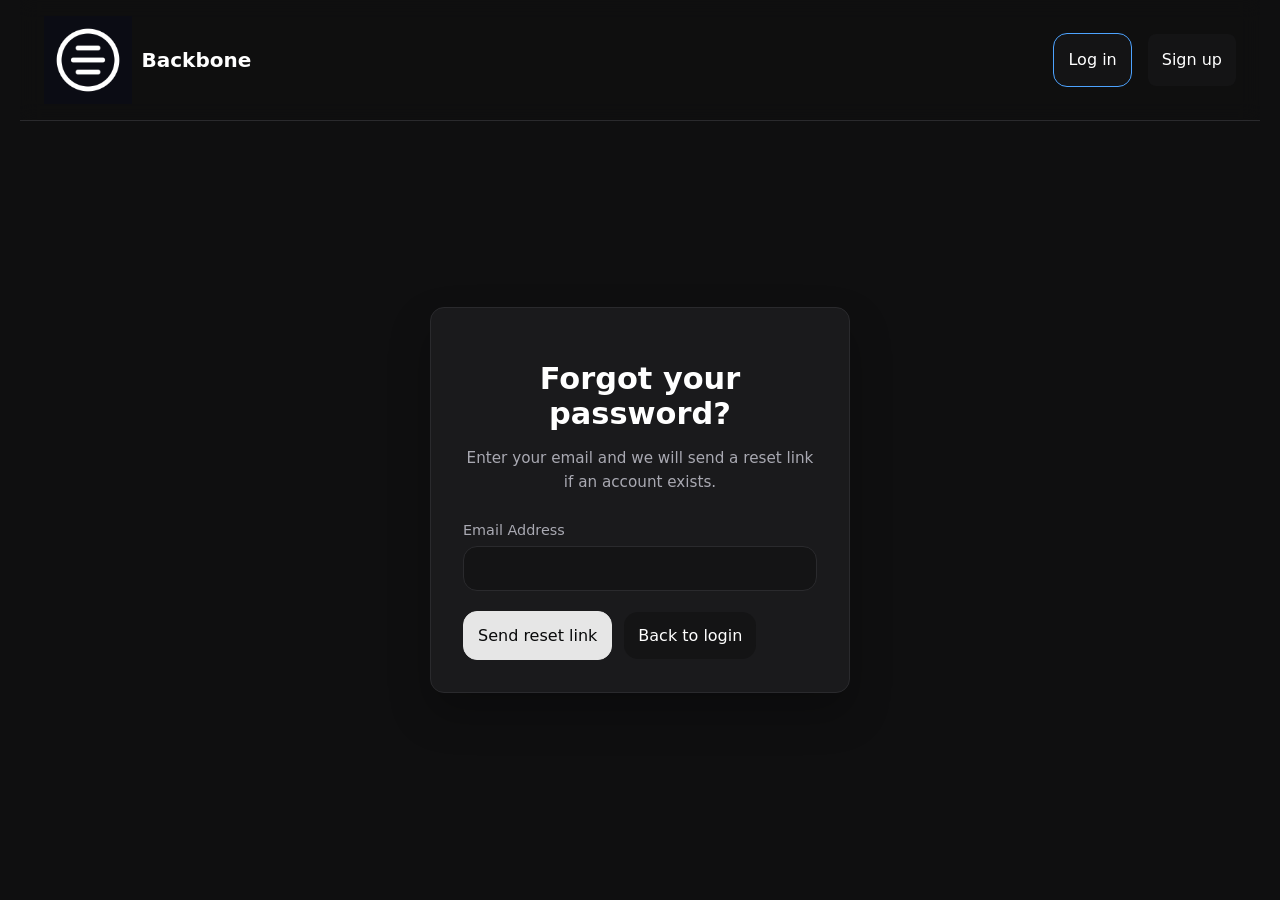
<file: ui/web-actor/src/main/resources/META-INF/resources/forgot-password.html>
<!DOCTYPE html>
<html lang="en">
<head>
    <meta charset="UTF-8">
    <title>Backbone - Forgot password</title>
    <meta name="viewport" content="width=device-width, initial-scale=1.0">
    <link rel="preconnect" href="https://rsms.me">
    <link rel="stylesheet" href="https://rsms.me/inter/inter.css">
    <link rel="stylesheet" href="styles.css">
    <link rel="icon" type="image/x-icon" href="assets/favicon.ico">
</head>

<body>

<script src="config.js"></script>
<script src="auth-utils.js"></script>
<script src="api-client.js"></script>
<script src="actor-session.js"></script>
<script src="common.js"></script>

<div class="container">

    <h1>Forgot your password?</h1>
    <p>Enter your email and we will send a reset link if an account exists.</p>

    <form id="forgotPasswordForm" class="left-align">
        <div class="form-group">
            <label for="emailAddress">Email Address</label>
            <input type="email" id="emailAddress" name="emailAddress" required>
        </div>
        <div class="form-actions">
            <button class="btn" type="submit" id="submitBtn">Send reset link</button>
            <a href="login.html" class="btn btn-cancel">Back to login</a>
        </div>
    </form>

    <div id="loading" class="loading">Sending...</div>
    <div id="error" class="error"></div>
    <div id="success" class="success hidden"></div>

</div>

<script src="forgot-password.js"></script>

</body>
</html>
</file>
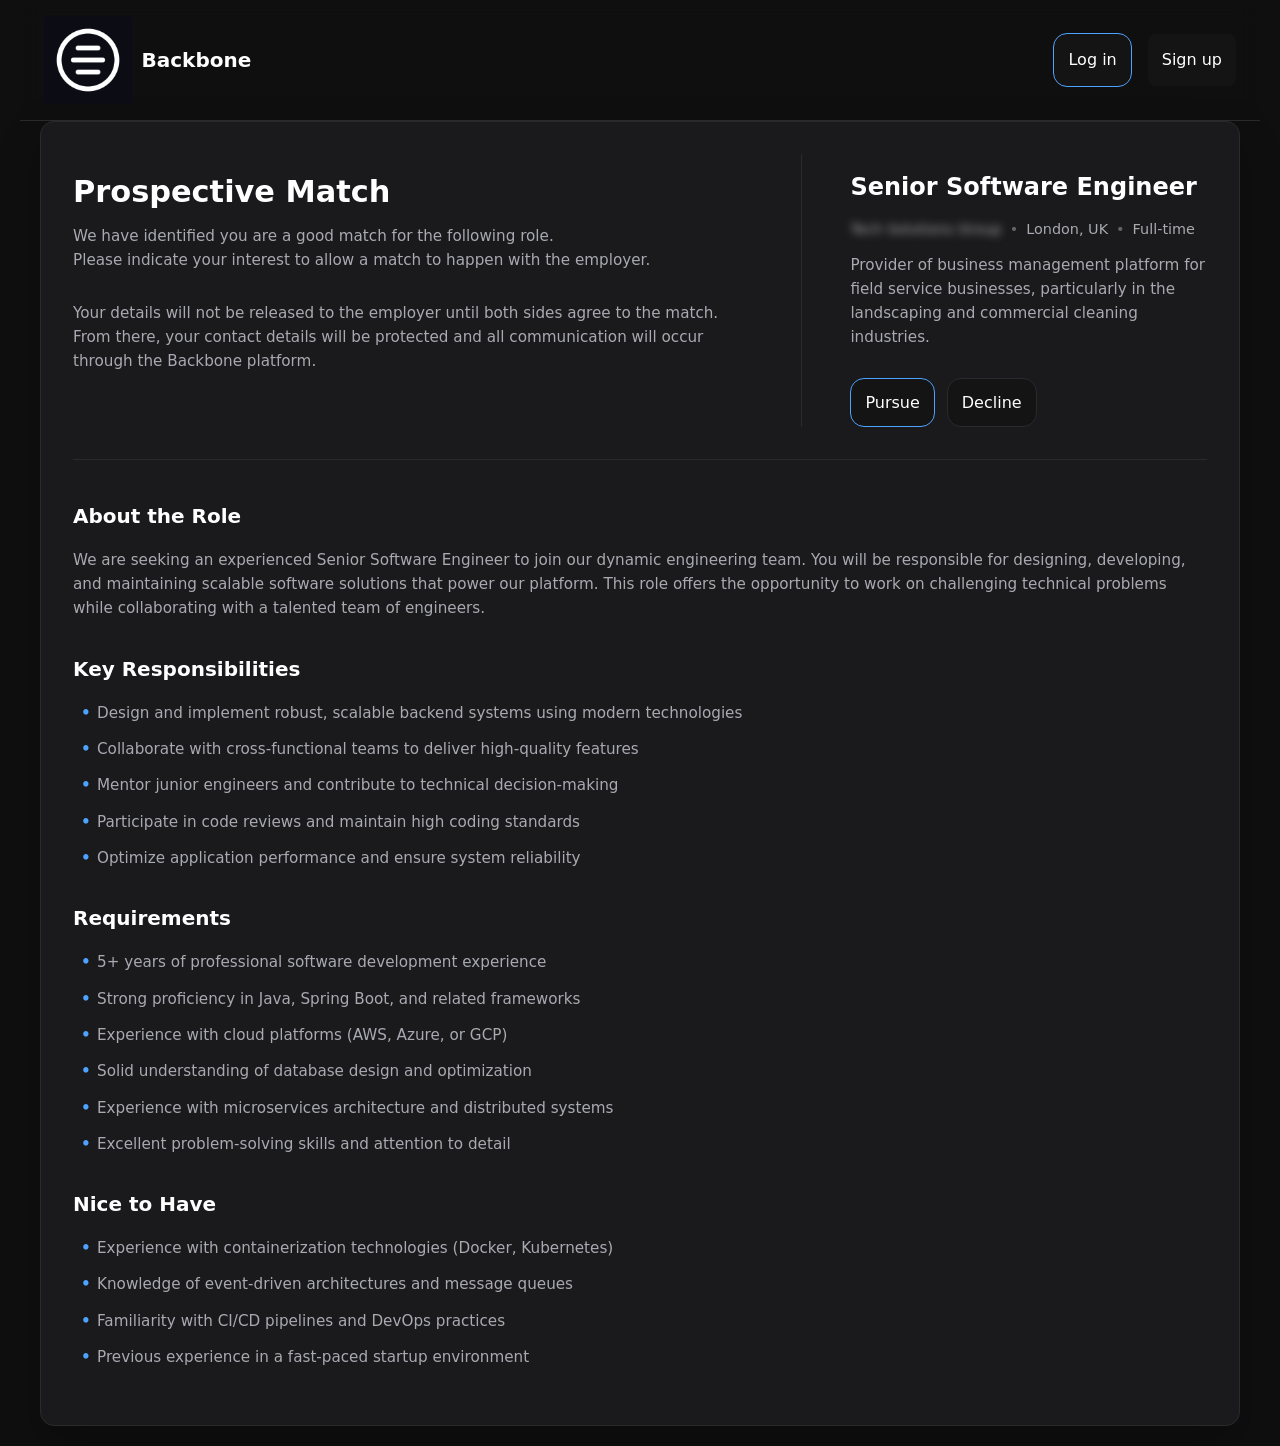
<file: ui/web-actor/src/main/resources/META-INF/resources/match-prospect.html>
<!DOCTYPE html>
<html lang="en">
<head>
    <meta charset="UTF-8">
    <title>Backbone - Prospective Match</title>
    <meta name="viewport" content="width=device-width, initial-scale=1.0">
    <link rel="preconnect" href="https://rsms.me">
    <link rel="stylesheet" href="https://rsms.me/inter/inter.css">
    <link rel="stylesheet" href="styles.css">
    <link rel="icon" type="image/x-icon" href="assets/favicon.ico">
</head>

<body class="dashboard-page">

<script src="config.js"></script>
<script src="auth-utils.js"></script>
<script src="api-client.js"></script>
<script src="actor-session.js"></script>
<script src="common.js"></script>

<div class="container">

    <div class="match-header">
        <div class="match-header-left">
            <div class="match-header-left-col">
                <h1>Prospective Match</h1>
                <p>We have identified you are a good match for the following role.<br/>Please indicate your interest to allow a match to happen with the employer.</p>
                <p>Your details will not be released to the employer until both sides agree to the match.<br/>From there, your contact details will be protected and all communication will occur<br/>through the Backbone platform.</p>
            </div>
            <div class="divider-vertical"></div>
            <div class="match-header-right-col">
                <h2>Senior Software Engineer</h2>
                <div class="job-meta">
                    <span class="company-name-blurred">Tech Solutions Group</span>
                    <span class="job-separator">•</span>
                    <span class="job-location">London, UK</span>
                    <span class="job-separator">•</span>
                    <span class="job-type">Full-time</span>
                </div>
                <p>Provider of business management platform for field service businesses, particularly in the landscaping and commercial cleaning industries.</p>
                <div class="match-actions">
                    <button class="btn btn-pursue" type="button">Pursue</button>
                    <button class="btn btn-decline" type="button">Decline</button>
                </div>
            </div>
        </div>
    </div>

    <div class="job-description">
        <div class="job-content">
            <h3>About the Role</h3>
            <p>We are seeking an experienced Senior Software Engineer to join our dynamic engineering team. You will be responsible for designing, developing, and maintaining scalable software solutions that power our platform. This role offers the opportunity to work on challenging technical problems while collaborating with a talented team of engineers.</p>

            <h3>Key Responsibilities</h3>
            <ul>
                <li>Design and implement robust, scalable backend systems using modern technologies</li>
                <li>Collaborate with cross-functional teams to deliver high-quality features</li>
                <li>Mentor junior engineers and contribute to technical decision-making</li>
                <li>Participate in code reviews and maintain high coding standards</li>
                <li>Optimize application performance and ensure system reliability</li>
            </ul>

            <h3>Requirements</h3>
            <ul>
                <li>5+ years of professional software development experience</li>
                <li>Strong proficiency in Java, Spring Boot, and related frameworks</li>
                <li>Experience with cloud platforms (AWS, Azure, or GCP)</li>
                <li>Solid understanding of database design and optimization</li>
                <li>Experience with microservices architecture and distributed systems</li>
                <li>Excellent problem-solving skills and attention to detail</li>
            </ul>

            <h3>Nice to Have</h3>
            <ul>
                <li>Experience with containerization technologies (Docker, Kubernetes)</li>
                <li>Knowledge of event-driven architectures and message queues</li>
                <li>Familiarity with CI/CD pipelines and DevOps practices</li>
                <li>Previous experience in a fast-paced startup environment</li>
            </ul>
        </div>
    </div>

</div>

</body>
</html>
</file>
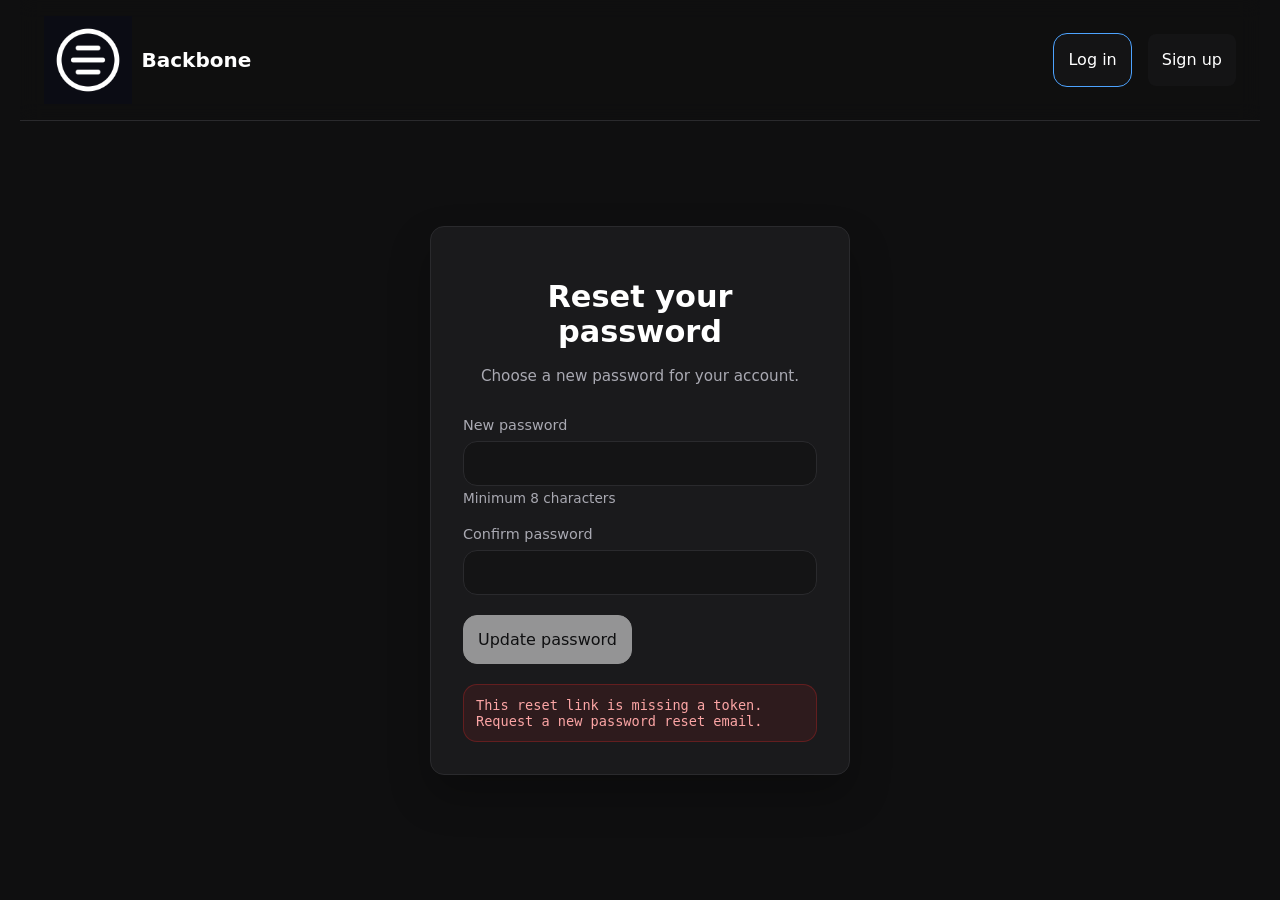
<file: ui/web-actor/src/main/resources/META-INF/resources/reset-password.html>
<!DOCTYPE html>
<html lang="en">
<head>
    <meta charset="UTF-8">
    <title>Backbone - Reset password</title>
    <meta name="viewport" content="width=device-width, initial-scale=1.0">
    <link rel="preconnect" href="https://rsms.me">
    <link rel="stylesheet" href="https://rsms.me/inter/inter.css">
    <link rel="stylesheet" href="styles.css">
    <link rel="icon" type="image/x-icon" href="assets/favicon.ico">
</head>

<body>

<script src="config.js"></script>
<script src="auth-utils.js"></script>
<script src="api-client.js"></script>
<script src="actor-session.js"></script>
<script src="common.js"></script>

<div class="container">

    <h1>Reset your password</h1>
    <p>Choose a new password for your account.</p>

    <form id="resetPasswordForm" class="left-align">
        <div class="form-group">
            <label for="newPassword">New password</label>
            <input type="password" id="newPassword" name="newPassword" minlength="8" required>
            <small class="help-text">Minimum 8 characters</small>
        </div>
        <div class="form-group">
            <label for="confirmPassword">Confirm password</label>
            <input type="password" id="confirmPassword" name="confirmPassword" minlength="8" required>
        </div>
        <div class="form-actions">
            <button class="btn" type="submit" id="submitBtn">Update password</button>
        </div>
    </form>

    <div id="loading" class="loading">Updating...</div>
    <div id="error" class="error"></div>
    <div id="success" class="success hidden"></div>

</div>

<script src="reset-password.js"></script>

</body>
</html>
</file>
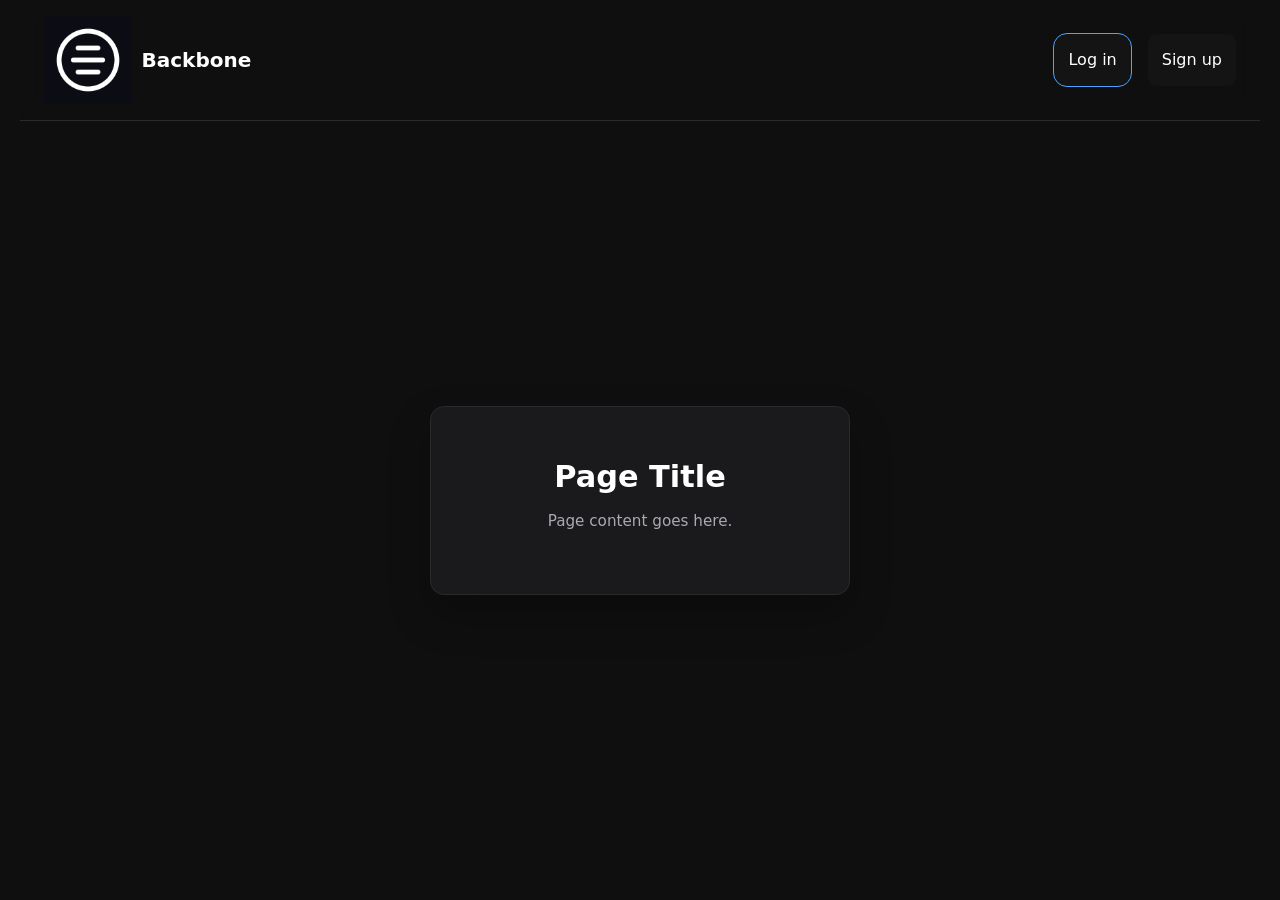
<file: ui/web-actor/src/main/resources/META-INF/resources/template.html>
<!DOCTYPE html>
<html lang="en">
<head>
    <meta charset="UTF-8">
    <title>Backbone - Template</title>
    <meta name="viewport" content="width=device-width, initial-scale=1.0">
    <link rel="preconnect" href="https://rsms.me">
    <link rel="stylesheet" href="https://rsms.me/inter/inter.css">
    <link rel="stylesheet" href="styles.css">
    <link rel="icon" type="image/x-icon" href="assets/favicon.ico">
</head>

<body>

<script src="config.js"></script>
<script src="auth-utils.js"></script>
<script src="api-client.js"></script>
<script src="actor-session.js"></script>
<script src="common.js"></script>

<div class="container">

    <h1>Page Title</h1>
    <p>Page content goes here.</p>

</div>

</body>
</html>
</file>
<file: ui/web-actor/src/main/resources/META-INF/resources/styles.css>
* {
  box-sizing: border-box;
}

:root {
  --bg: #0f0f10;
  --card-bg: #1a1a1c;
  --accent: #4DA3FF;
  --accent-hover: #6BB3FF;
  --border: #2a2a2d;
  --text-main: #ffffff;
  --text-muted: #a9a9b2;
  --radius: 14px;
  --speed: 220ms;
  --input-bg: #141415;
  --error-bg: rgba(220, 38, 38, 0.1);
  --error-border: rgba(220, 38, 38, 0.3);
  --error-text: #fca5a5;
}

body {
  margin: 0;
  background: var(--bg);
  color: var(--text-main);
  font-family: "Inter Variable", "Inter", "SF Pro Display", -apple-system, "system-ui", "Segoe UI", Roboto, Oxygen, Ubuntu, Cantarell, "Open Sans", "Helvetica Neue", sans-serif;
  display: flex;
  flex-direction: column;
  justify-content: center;
  align-items: center;
  min-height: 100vh;
  padding: 20px;
  font-feature-settings: "cv02", "cv03", "cv04", "cv11";
  -webkit-font-smoothing: antialiased;
  -moz-osx-font-smoothing: grayscale;
}

/* When header is present, adjust body layout */
body.has-header {
  padding-top: 0;
  padding-bottom: 20px;
  align-items: center;
  justify-content: flex-start;
}

body.has-header > .header {
  align-self: stretch;
}

body.has-header > .container {
  margin-top: auto;
  margin-bottom: auto;
  flex-shrink: 0;
}

.container {
  width: 100%;
  max-width: 420px;
  padding: 32px;
  background: var(--card-bg);
  border: 1px solid var(--border);
  border-radius: var(--radius);
  box-shadow: 0 20px 40px rgba(0,0,0,0.25);
  animation: fadeIn var(--speed) ease-out;
  text-align: center;
}

h1 {
  font-size: 1.9rem;
  font-weight: 600;
  margin-bottom: 12px;
  font-family: "Inter var", "Inter Variable", "Inter", "SF Pro Display", -apple-system, "system-ui", "Segoe UI", Roboto, Oxygen, Ubuntu, Cantarell, "Open Sans", "Helvetica Neue", sans-serif;
  font-feature-settings: "cv02", "cv03", "cv04", "cv11";
  text-rendering: optimizeLegibility;
  -webkit-font-smoothing: antialiased;
  -moz-osx-font-smoothing: grayscale;
}

p {
  font-size: 0.95rem;
  color: var(--text-muted);
  margin-bottom: 28px;
  line-height: 1.6;
  font-family: "Inter var", "Inter Variable", "Inter", "SF Pro Display", -apple-system, "system-ui", "Segoe UI", Roboto, Oxygen, Ubuntu, Cantarell, "Open Sans", "Helvetica Neue", sans-serif;
  font-weight: 400;
  text-rendering: optimizeLegibility;
  -webkit-font-smoothing: antialiased;
  -moz-osx-font-smoothing: grayscale;
}

/* Button styles */
.btn {
  display: inline-flex;
  width: auto;
  padding: 14px;
  background: rgb(230, 230, 230);
  border: 1px solid rgb(230, 230, 230);
  border-radius: var(--radius);
  color: rgb(8, 9, 10);
  font-size: 1rem;
  font-family: "Inter var", "Inter Variable", "Inter", "SF Pro Display", -apple-system, "system-ui", "Segoe UI", Roboto, Oxygen, Ubuntu, Cantarell, "Open Sans", "Helvetica Neue", sans-serif;
  font-weight: 400;
  cursor: pointer;
  transition: background var(--speed), border-color var(--speed);
  margin-top: 0;
  box-sizing: border-box;
  text-decoration: none;
  text-align: center;
  align-items: center;
  justify-content: center;
  text-rendering: optimizeLegibility;
  -webkit-font-smoothing: antialiased;
  -moz-osx-font-smoothing: grayscale;
}

.btn:hover {
  background: rgb(220, 220, 220);
  border-color: rgb(220, 220, 220);
  transform: none;
}

.btn:active {
  transform: translateY(1px);
}

.btn:disabled {
  opacity: 0.6;
  cursor: not-allowed;
}

/* Form styles */
form {
  display: block;
}

.form-group {
  margin-bottom: 20px;
}

label {
  display: block;
  color: var(--text-muted);
  font-size: 0.9rem;
  margin-bottom: 8px;
  font-family: "Inter var", "Inter Variable", "Inter", "SF Pro Display", -apple-system, "system-ui", "Segoe UI", Roboto, Oxygen, Ubuntu, Cantarell, "Open Sans", "Helvetica Neue", sans-serif;
  font-weight: 400;
}

input[type="text"],
input[type="password"],
input[type="email"],
input[type="tel"] {
  width: 100%;
  padding: 12px;
  background: var(--input-bg);
  border: 1px solid var(--border);
  border-radius: var(--radius);
  color: var(--text-main);
  font-size: 1rem;
  font-family: "Inter var", "Inter Variable", "Inter", "SF Pro Display", -apple-system, "system-ui", "Segoe UI", Roboto, Oxygen, Ubuntu, Cantarell, "Open Sans", "Helvetica Neue", sans-serif;
  font-weight: 400;
  transition: border-color var(--speed);
  box-sizing: border-box;
  text-rendering: optimizeLegibility;
  -webkit-font-smoothing: antialiased;
  -moz-osx-font-smoothing: grayscale;
}

input[type="text"]:focus,
input[type="password"]:focus,
input[type="email"]:focus,
input[type="tel"]:focus {
  outline: none;
  border-color: var(--accent);
}

/* Upload box styles */
.upload-box {
  display: block;
  border: 2px dashed var(--border);
  padding: 26px;
  border-radius: var(--radius);
  cursor: pointer;
  transition: border-color var(--speed), background var(--speed);
  margin-bottom: 20px;
}

.upload-box:hover {
  border-color: var(--accent);
  background: rgba(77, 163, 255, 0.06);
}

input[type="file"] {
  display: none;
}

.file-label {
  display: block;
  color: var(--text-muted);
  font-size: 0.9rem;
}

/* File list display */
.file-list {
  margin-top: 12px;
  margin-bottom: 20px;
  text-align: left;
}

.file-list-item {
  display: flex;
  align-items: center;
  padding: 8px 12px;
  margin-bottom: 6px;
  background: var(--input-bg);
  border: 1px solid var(--border);
  border-radius: var(--radius);
  font-size: 0.9rem;
  color: var(--text-main);
}

.file-list-item:last-child {
  margin-bottom: 0;
}

/* Error display */
.error {
  display: none;
  margin-top: 20px;
  padding: 12px;
  background: var(--error-bg);
  border: 1px solid var(--error-border);
  border-radius: var(--radius);
  color: var(--error-text);
  font-size: 0.85rem;
  white-space: pre-wrap;
  word-wrap: break-word;
  font-family: 'Monaco', 'Menlo', 'Ubuntu Mono', monospace;
  max-height: 300px;
  overflow-y: auto;
  text-align: left;
}

.error.show {
  display: block;
}

/* Success display */
.success {
  display: none;
  margin-top: 20px;
  padding: 12px;
  background: var(--success-bg, #e8f5e9);
  border: 1px solid var(--success-border, #a5d6a7);
  border-radius: var(--radius);
  color: var(--success-text, #1b5e20);
  font-size: 0.85rem;
  text-align: left;
}

.success:not(.hidden) {
  display: block;
}

/* Loading indicator */
.loading {
  display: none;
  margin-top: 20px;
  text-align: center;
  color: var(--text-muted);
}

.htmx-request .loading {
  display: block;
}

.htmx-request button.btn,
.htmx-request .btn {
  opacity: 0.6;
  cursor: not-allowed;
}

/* JSON display */
.json-display {
  background: var(--input-bg);
  padding: 20px;
  border-radius: var(--radius);
  border: 1px solid var(--border);
  font-family: 'Monaco', 'Menlo', 'Ubuntu Mono', monospace;
  font-size: 0.85rem;
  line-height: 1.6;
  color: var(--text-main);
  white-space: pre-wrap;
  word-wrap: break-word;
  overflow-x: auto;
}

/* Match list styles */
.match-list {
  display: flex;
  flex-direction: column;
  gap: 12px;
}

.match-item {
  background: var(--input-bg);
  padding: 16px;
  border-radius: var(--radius);
  border: 1px solid var(--border);
}

.match-item h3 {
  margin: 0 0 8px 0;
  font-size: 1.1rem;
  color: var(--text-main);
  font-family: "Inter var", "Inter Variable", "Inter", "SF Pro Display", -apple-system, "system-ui", "Segoe UI", Roboto, Oxygen, Ubuntu, Cantarell, "Open Sans", "Helvetica Neue", sans-serif;
  font-weight: 600;
}

.match-item .score {
  color: var(--accent);
  font-weight: 600;
}

.result-card {
  background: var(--input-bg);
  padding: 16px;
  border-radius: var(--radius);
  border: 1px solid var(--border);
  margin-bottom: 12px;
}

/* Page-specific body styles */
body.flex-column {
  flex-direction: column;
}

/* Form alignment */
form.left-align {
  text-align: left;
}

/* Results container */
.results-container {
  width: 100%;
  max-width: 900px;
  padding: 32px;
  background: var(--card-bg);
  border: 1px solid var(--border);
  border-radius: var(--radius);
  box-shadow: 0 20px 40px rgba(0,0,0,0.25);
  animation: fadeIn var(--speed) ease-out;
  text-align: left;
  margin-top: 40px;
}

#results {
  text-align: left;
}

/* Toggle switch styles */
.toggle-container {
  display: flex;
  align-items: center;
  justify-content: center;
  gap: 12px;
  margin: 20px 0;
  padding: 16px;
  background: var(--input-bg);
  border: 1px solid var(--border);
  border-radius: var(--radius);
}

.toggle-label {
  color: var(--text-muted);
  font-size: 0.9rem;
  margin: 0;
}

.toggle-switch {
  position: relative;
  display: inline-block;
  width: 50px;
  height: 26px;
}

.toggle-switch input {
  opacity: 0;
  width: 0;
  height: 0;
}

.toggle-slider {
  position: absolute;
  cursor: pointer;
  top: 0;
  left: 0;
  right: 0;
  bottom: 0;
  background-color: var(--border);
  transition: var(--speed);
  border-radius: 26px;
}

.toggle-slider:before {
  position: absolute;
  content: "";
  height: 20px;
  width: 20px;
  left: 3px;
  bottom: 3px;
  background-color: white;
  transition: var(--speed);
  border-radius: 50%;
}

.toggle-switch input:checked + .toggle-slider {
  background-color: var(--accent);
}

.toggle-switch input:checked + .toggle-slider:before {
  transform: translateX(24px);
}

.toggle-switch input:disabled + .toggle-slider {
  opacity: 0.6;
  cursor: not-allowed;
}

/* User greeting */
#userGreeting {
  margin-bottom: 20px;
  font-size: 1.2em;
}

/* Feature list */
.feature-list {
  text-align: left;
  max-width: 600px;
  margin: 20px auto;
}

/* Paragraph spacing */
p.margin-top {
  margin-top: 20px;
}

/* Help text */
small.help-text {
  color: var(--text-muted);
  font-size: 0.85rem;
  display: block;
  margin-top: 4px;
}

p.help-text {
  margin: 8px 0 0;
  color: var(--text-muted);
  font-size: 0.9rem;
}

p.help-text a {
  color: var(--accent);
  text-decoration: none;
  transition: color var(--speed);
}

p.help-text a:hover {
  color: var(--accent-hover);
  text-decoration: underline;
}

/* Hidden elements */
.hidden {
  display: none;
}

/* Auth buttons container */
.auth-buttons {
  display: flex;
  flex-direction: column;
  gap: 12px;
  margin-bottom: 24px;
}

/* Auth button styles */
.auth-btn {
  display: flex;
  align-items: center;
  justify-content: center;
  gap: 12px;
  width: 100%;
  padding: 12px 16px;
  background: var(--input-bg);
  border: 1px solid var(--border);
  border-radius: var(--radius);
  color: var(--text-main);
  font-size: 1rem;
  font-family: "Inter var", "Inter Variable", "Inter", "SF Pro Display", -apple-system, "system-ui", "Segoe UI", Roboto, Oxygen, Ubuntu, Cantarell, "Open Sans", "Helvetica Neue", sans-serif;
  font-weight: 400;
  cursor: pointer;
  transition: all var(--speed);
  text-decoration: none;
  box-sizing: border-box;
  text-rendering: optimizeLegibility;
  -webkit-font-smoothing: antialiased;
  -moz-osx-font-smoothing: grayscale;
}

.auth-btn:hover:not(:disabled) {
  background: rgba(77, 163, 255, 0.06);
  border-color: var(--accent);
  transform: translateY(-1px);
}

.auth-btn:active:not(:disabled) {
  transform: translateY(0);
}

.auth-btn:disabled {
  opacity: 0.5;
  cursor: not-allowed;
}

.auth-icon {
  flex-shrink: 0;
  width: 18px;
  height: 18px;
}

/* Email form container */
.email-form-container {
  margin-top: 24px;
  padding-top: 24px;
  border-top: 1px solid var(--border);
  animation: slideDown var(--speed) ease-out;
}

@keyframes slideDown {
  from {
    opacity: 0;
    transform: translateY(-8px);
  }
  to {
    opacity: 1;
    transform: translateY(0);
  }
}

/* Auth footer */
.auth-footer {
  margin-top: 32px;
  padding-top: 24px;
  border-top: 1px solid var(--border);
  text-align: center;
}

.auth-footer p {
  margin: 0;
  color: var(--text-muted);
  font-size: 0.9rem;
}

.auth-footer a {
  color: var(--accent);
  text-decoration: none;
  transition: color var(--speed);
}

.auth-footer a:hover {
  color: var(--accent-hover);
  text-decoration: underline;
}

/* Animations */
@keyframes fadeIn {
  from { opacity: 0; transform: translateY(8px); }
  to   { opacity: 1; transform: translateY(0); }
}

/* Homepage styles */
body.homepage {
  display: block;
  min-height: 100vh;
  padding: 0;
}

body.homepage .container {
  max-width: none;
  background: transparent;
  border: none;
  box-shadow: none;
  padding: 0;
}

/* Header */
.header {
  position: sticky;
  top: 0;
  z-index: 100;
  width: 100%;
  background: var(--bg);
  border-bottom: 1px solid var(--border);
  backdrop-filter: blur(10px);
  background: rgba(15, 15, 16, 0.8);
  margin-bottom: 0;
  flex-shrink: 0;
}

.nav {
  max-width: 1280px;
  margin: 0 auto;
  padding: 16px 24px;
  display: flex;
  justify-content: space-between;
  align-items: center;
  font-family: "Inter Variable", "Inter", "SF Pro Display", -apple-system, "system-ui", "Segoe UI", Roboto, Oxygen, Ubuntu, Cantarell, "Open Sans", "Helvetica Neue", sans-serif;
  font-size: 16px;
  font-weight: 400;
  line-height: 24px;
  letter-spacing: normal;
}

.nav-left {
  display: flex;
  align-items: center;
}

.logo {
  font-size: 1.25rem;
  font-weight: 600;
  color: var(--text-main);
  text-decoration: none;
  transition: color var(--speed);
  font-family: "Inter Variable", "Inter", "SF Pro Display", -apple-system, "system-ui", "Segoe UI", Roboto, Oxygen, Ubuntu, Cantarell, "Open Sans", "Helvetica Neue", sans-serif;
  display: inline-flex;
  align-items: center;
  gap: 10px;
}

.logo-image {
  height: 4.375em; /* ~175% of 2.5em */
  width: auto;
  display: block;
  /* Improve image scaling quality for PNG fallback */
  image-rendering: -webkit-optimize-contrast;
  image-rendering: -moz-crisp-edges;
  image-rendering: crisp-edges;
  /* SVG will render perfectly at any scale, this helps PNG fallback */
  image-rendering: auto;
}

.logo:hover {
  color: var(--accent);
}

.nav-right {
  display: inline-flex;
  align-items: center;
  gap: 16px;
}

.nav-link {
  color: var(--text-main);
  text-decoration: none;
  font-size: 1rem;
  font-weight: 400;
  line-height: 1.5;
  transition: all var(--speed);
  padding: 14px;
  display: inline-flex;
  align-items: center;
  justify-content: center;
  border-radius: var(--radius);
  font-family: "Inter var", "Inter Variable", "Inter", "SF Pro Display", -apple-system, "system-ui", "Segoe UI", Roboto, Oxygen, Ubuntu, Cantarell, "Open Sans", "Helvetica Neue", sans-serif;
  box-sizing: border-box;
  background: var(--input-bg);
  border: 1px solid var(--accent);
}

.nav-link:hover {
  color: var(--text-main);
  background: rgba(77, 163, 255, 0.06);
  border-color: var(--accent);
}

.nav-notification-btn {
  position: relative;
  color: var(--text-muted);
  font-size: 13px;
  font-weight: 510;
  line-height: 32px;
  padding: 0 12px;
  height: 32px;
  display: inline-flex;
  align-items: center;
  justify-content: center;
  font-family: "Inter var", "Inter Variable", "Inter", "SF Pro Display", -apple-system, "system-ui", "Segoe UI", Roboto, Oxygen, Ubuntu, Cantarell, "Open Sans", "Helvetica Neue", sans-serif;
  font-variation-settings: "wght" 510;
  background: transparent;
  border: 1px solid transparent;
  border-radius: 8px;
  cursor: pointer;
  transition: all var(--speed);
  box-sizing: border-box;
}

.nav-notification-btn:hover {
  color: var(--text-main);
  background: rgba(255, 255, 255, 0.05);
  border-color: var(--border);
}

.nav-notification-btn:active {
  background: rgba(255, 255, 255, 0.08);
}

.notification-icon {
  width: 16px;
  height: 16px;
  color: currentColor;
  transition: color var(--speed);
}

.notification-dot {
  position: absolute;
  top: 8px;
  right: 8px;
  width: 6px;
  height: 6px;
  background: #ef4444;
  border-radius: 50%;
  border: 1.5px solid var(--card-bg);
  box-sizing: border-box;
}

.nav-username-dropdown {
  position: relative;
  display: inline-block;
}

.nav-username {
  color: var(--text-main);
  font-size: 13px;
  font-weight: 510;
  line-height: 32px;
  padding: 0 12px;
  height: 32px;
  display: inline-flex;
  align-items: center;
  justify-content: center;
  font-family: "Inter var", "Inter Variable", "Inter", "SF Pro Display", -apple-system, "system-ui", "Segoe UI", Roboto, Oxygen, Ubuntu, Cantarell, "Open Sans", "Helvetica Neue", sans-serif;
  font-variation-settings: "wght" 510;
  background: transparent;
  border: 1px solid transparent;
  border-radius: 8px;
  cursor: pointer;
  transition: all var(--speed);
  box-sizing: border-box;
}

.nav-username:hover {
  background: rgba(255, 255, 255, 0.05);
  border-color: var(--border);
}

.dropdown-arrow {
  margin-left: 4px;
  font-size: 12px;
  opacity: 0.7;
  transition: transform var(--speed);
}

.nav-username:hover .dropdown-arrow {
  opacity: 1;
}

.dropdown-menu {
  position: absolute;
  top: calc(100% + 8px);
  right: 0;
  min-width: 160px;
  background: var(--card-bg);
  border: 1px solid var(--border);
  border-radius: var(--radius);
  box-shadow: 0 8px 24px rgba(0, 0, 0, 0.4);
  padding: 4px;
  z-index: 1000;
  animation: fadeIn var(--speed) ease-out;
}

.dropdown-item {
  display: block;
  padding: 8px 12px;
  color: var(--text-main);
  text-decoration: none;
  font-size: 13px;
  font-weight: 400;
  line-height: 20px;
  border-radius: 6px;
  transition: background var(--speed);
  font-family: "Inter var", "Inter Variable", "Inter", "SF Pro Display", -apple-system, "system-ui", "Segoe UI", Roboto, Oxygen, Ubuntu, Cantarell, "Open Sans", "Helvetica Neue", sans-serif;
  cursor: pointer;
  border: none;
  background: transparent;
  width: 100%;
  text-align: left;
  box-sizing: border-box;
}

.dropdown-item:hover {
  background: rgba(255, 255, 255, 0.05);
}

.dropdown-item-button {
  color: var(--text-main);
}

.dropdown-divider {
  height: 1px;
  background: var(--border);
  margin: 4px 0;
}

.btn-small {
  padding: 0 12px;
  height: 32px;
  font-size: 13px;
  font-weight: 510;
  line-height: 32px;
  width: auto;
  display: inline-flex;
  align-items: center;
  justify-content: center;
  border-radius: 8px;
  background: rgb(230, 230, 230);
  color: rgb(8, 9, 10);
  border: 1px solid rgb(230, 230, 230);
  font-family: "Inter var", "Inter Variable", "Inter", "SF Pro Display", -apple-system, "system-ui", "Segoe UI", Roboto, Oxygen, Ubuntu, Cantarell, "Open Sans", "Helvetica Neue", sans-serif;
  font-variation-settings: "wght" 510;
  transition: all var(--speed);
  box-sizing: border-box;
}

.btn-small:hover {
  background: rgb(220, 220, 220);
  border-color: rgb(220, 220, 220);
  transform: none;
}

/* Sign up button in nav - black background, no border */
.nav-right .btn-small {
  background: var(--input-bg);
  color: var(--text-main);
  border: none;
  font-size: 1rem;
  font-weight: 400;
  padding: 14px;
  height: auto;
  line-height: 1.5;
}

.nav-right .btn-small:hover {
  background: rgba(255, 255, 255, 0.05);
  border: none;
  transform: none;
}

.btn-large {
  padding: 0 16px;
  height: 36px;
  font-size: 15px;
  font-weight: 510;
  line-height: 20px;
  width: auto;
  display: inline-flex;
  align-items: center;
  justify-content: center;
  border-radius: 10px;
  font-family: "Inter var", "Inter Variable", "Inter", "SF Pro Display", -apple-system, "system-ui", "Segoe UI", Roboto, Oxygen, Ubuntu, Cantarell, "Open Sans", "Helvetica Neue", sans-serif;
  font-variation-settings: "wght" 510;
  transition: all var(--speed);
  text-decoration: none;
}

.btn-secondary {
  background: rgb(230, 230, 230);
  border: 1px solid rgb(230, 230, 230);
  color: rgb(8, 9, 10);
}

.btn-secondary:hover {
  background: rgb(220, 220, 220);
  border-color: rgb(220, 220, 220);
  transform: none;
}

.btn-primary {
  background: rgb(230, 230, 230);
  border: 1px solid rgb(230, 230, 230);
  color: rgb(8, 9, 10);
}

.btn-primary:hover {
  background: rgb(220, 220, 220);
  border-color: rgb(220, 220, 220);
  transform: none;
}

/* Hero primary button (Start matching) - match Pursue style */
.hero-actions .btn-primary.btn-large {
  background: var(--input-bg);
  border: 1px solid var(--accent);
  color: var(--text-main);
}

.hero-actions .btn-primary.btn-large:hover {
  background: rgba(77, 163, 255, 0.06);
  border-color: var(--accent);
  transform: none;
}

/* Homepage main content */
.homepage-main {
  max-width: 1280px;
  margin: 0 auto;
  padding: 0 24px;
}

/* Hero section */
.hero {
  padding: 80px 0 0;
  text-align: start;
  margin-bottom: 0;
}

.hero-content {
  max-width: 100%;
  margin: 0 auto;
  text-align: start;
  margin-bottom: 0;
  padding-bottom: 0;
}

.hero-title {
  font-size: 64px;
  font-weight: 510;
  line-height: 67.84px;
  margin: 0;
  color: var(--text-main);
  letter-spacing: -1.408px;
  font-family: "Inter var", "Inter Variable", "Inter", "SF Pro Display", -apple-system, "system-ui", "Segoe UI", Roboto, Oxygen, Ubuntu, Cantarell, "Open Sans", "Helvetica Neue", sans-serif;
  font-feature-settings: "cv02", "cv03", "cv04", "cv11";
  font-variation-settings: "wght" 510;
  text-align: start;
  text-rendering: optimizeLegibility;
  -webkit-font-smoothing: antialiased;
  -moz-osx-font-smoothing: grayscale;
}

@media (max-width: 768px) {
  .hero-title {
    font-size: clamp(32px, 8vw, 64px);
    line-height: 1.06;
    letter-spacing: -0.022em;
  }
}

.hero-description {
  font-size: 16px;
  color: var(--text-muted);
  line-height: 24px;
  margin: 19px 0 0 -1px;
  max-width: 600px;
  font-family: "Inter Variable", "Inter", "SF Pro Display", -apple-system, "system-ui", "Segoe UI", Roboto, Oxygen, Ubuntu, Cantarell, "Open Sans", "Helvetica Neue", sans-serif;
  font-weight: 400;
  letter-spacing: normal;
  text-align: start;
  text-rendering: optimizeLegibility;
  -webkit-font-smoothing: antialiased;
  -moz-osx-font-smoothing: grayscale;
}

.hero-actions {
  display: flex;
  gap: 16px;
  justify-content: flex-start;
  flex-wrap: wrap;
  align-items: center;
  margin-top: 40px;
  margin-bottom: 0;
  padding-bottom: 0;
  position: relative;
  z-index: 10;
}

.hero-login-link {
  color: rgb(138, 143, 152);
  text-decoration: none;
  font-size: 15px;
  font-weight: 510;
  line-height: 40px;
  height: 40px;
  display: inline-flex;
  align-items: center;
  padding: 0 16px;
  font-family: "Inter var", "Inter Variable", "Inter", "SF Pro Display", -apple-system, "system-ui", "Segoe UI", Roboto, Oxygen, Ubuntu, Cantarell, "Open Sans", "Helvetica Neue", sans-serif;
  font-variation-settings: "wght" 510;
  transition: color var(--speed);
}

.hero-login-link:hover {
  color: var(--text-main);
}

.hero-login-link .arrow {
  margin-left: 4px;
}

.hero-image {
  width: 100%;
  max-width: 1400px;
  margin: -150px auto 0;
  padding: 0 24px;
  overflow: hidden;
  position: relative;
  z-index: 1;
}

.hero-image img {
  width: 100%;
  height: auto;
  display: block;
  border-radius: 12px;
  box-shadow: 0 20px 60px rgba(0, 0, 0, 0.3);
}

/* Features section */
.features {
  padding: 80px 0;
  border-top: 1px solid var(--border);
}

.features-grid {
  display: grid;
  grid-template-columns: repeat(auto-fit, minmax(300px, 1fr));
  gap: 32px;
  max-width: 1000px;
  margin: 0 auto;
}

.feature-card {
  padding: 32px;
  background: var(--card-bg);
  border: 1px solid var(--border);
  border-radius: var(--radius);
  transition: transform var(--speed), border-color var(--speed);
}

.feature-card:hover {
  transform: translateY(-4px);
  border-color: var(--accent);
}

.feature-card h3 {
  font-size: 1.5rem;
  font-weight: 600;
  margin-bottom: 12px;
  color: var(--text-main);
}

.feature-card p {
  color: var(--text-muted);
  line-height: 1.6;
  margin: 0;
  font-family: "Inter var", "Inter Variable", "Inter", "SF Pro Display", -apple-system, "system-ui", "Segoe UI", Roboto, Oxygen, Ubuntu, Cantarell, "Open Sans", "Helvetica Neue", sans-serif;
  font-weight: 400;
}

/* Responsive adjustments */
@media (max-width: 768px) {
  .nav {
    padding: 12px 16px;
  }

  .nav-right {
    gap: 12px;
  }

  .nav-link {
    padding: 6px 8px;
    font-size: 0.85rem;
  }

  .btn-small {
    padding: 6px 12px;
    font-size: 0.85rem;
  }

  .hero {
    padding: 60px 0 80px;
  }

  .hero-actions {
    flex-direction: column;
    align-items: stretch;
  }

  .hero-actions .btn {
    width: 100%;
  }

  .features {
    padding: 60px 0;
  }

  .features-grid {
    grid-template-columns: 1fr;
    gap: 24px;
  }

  .homepage-main {
    padding: 0 16px;
  }
}

/* Dashboard container - wider for tables */
body.dashboard-page .container {
  max-width: 1200px;
  text-align: left;
}

/* Profile page container - wider for better layout */
body.profile-page .container {
  max-width: 900px;
  text-align: left;
  padding: 40px;
}

/* Dashboard header with health widget */
.dashboard-header {
  display: flex;
  justify-content: space-between;
  align-items: flex-start;
  gap: 48px;
  margin-bottom: 40px;
  padding-bottom: 32px;
  border-bottom: 1px solid var(--border);
}

.dashboard-header-left {
  flex: 1;
  display: flex;
  gap: 32px;
  align-items: flex-start;
}

.dashboard-header-left-col {
  flex: 0 0 60%;
}

.dashboard-header-right-col {
  display: flex;
  flex-direction: column;
  gap: 30px;
  align-items: center;
}

.dashboard-header-right {
  display: flex;
  align-items: center;
  gap: 40px;
  flex-shrink: 0;
  align-self: center;
}

/* Dashboard header with health widget */
.match-header {
  display: flex;
  justify-content: space-between;
  align-items: flex-start;
  gap: 48px;
  margin-bottom: 40px;
  padding-bottom: 32px;
  border-bottom: 1px solid var(--border);
}

.match-header-left {
  flex: 1;
  display: flex;
  gap: 32px;
  align-items: flex-start;
}

.match-header-left-col {
  flex: 0 0 60%;
}

.match-header-right-col {
  /* Placeholder for future content */
}

.match-actions {
  display: flex;
  gap: 12px;
  margin-top: 24px;
}

.btn-pursue {
  background: var(--input-bg);
  border: 1px solid var(--accent);
  color: var(--text-main);
}

.btn-pursue:hover {
  background: rgba(77, 163, 255, 0.06);
  border-color: var(--accent);
}

.btn-pursue:disabled {
  border-color: var(--border);
}

.btn-decline {
  background: var(--input-bg);
  border: 1px solid var(--border);
  color: var(--text-main);
}

.btn-decline:hover {
  background: rgba(255, 255, 255, 0.05);
  border-color: var(--border);
}

/* Auth form primary buttons (login/register) - match Pursue style */
#loginForm .btn,
#registerForm .btn {
  background: var(--input-bg);
  border: 1px solid var(--accent);
  color: var(--text-main);
}

#loginForm .btn:hover,
#registerForm .btn:hover {
  background: rgba(77, 163, 255, 0.06);
  border-color: var(--accent);
}

/* Resume upload form buttons - match auth form style */
form[hx-post*="/resumes"] button.btn[type="submit"] {
  background: var(--input-bg);
  border: 1px solid var(--accent);
  color: var(--text-main);
}

form[hx-post*="/resumes"] button.btn[type="submit"]:hover {
  background: rgba(77, 163, 255, 0.06);
  border-color: var(--accent);
}

form[hx-post*="/resumes"] a.btn {
  background: var(--input-bg);
  border: none;
  color: var(--text-main);
}

form[hx-post*="/resumes"] a.btn:hover {
  background: rgba(255, 255, 255, 0.05);
  border: none;
}

.btn-cancel {
  background: var(--input-bg);
  border: none !important;
  color: var(--text-main);
}

.btn-cancel:hover {
  background: rgba(255, 255, 255, 0.05);
  border: none !important;
}

#registerForm .btn-cancel,
#loginForm .btn-cancel {
  background: var(--input-bg);
  border: none !important;
  color: var(--text-main);
}

#registerForm .btn-cancel:hover,
#loginForm .btn-cancel:hover {
  background: rgba(255, 255, 255, 0.05);
  border: none !important;
}

.form-actions {
  display: flex;
  gap: 12px;
  margin-top: 8px;
  align-items: center;
}

.profile-visibility-toggle {
  margin-top: 12px;
  width: 100%;
}

/* Health widget - circular gauge */
.health-widget {
  display: flex;
  align-items: center;
  justify-content: center;
  margin-top: 50px;
}

.health-gauge {
  position: relative;
  width: 150px;
  height: 150px;
  display: flex;
  align-items: center;
  justify-content: center;
}

.gauge-svg {
  width: 100%;
  height: 100%;
  transform: rotate(-90deg);
}

.gauge-background {
  opacity: 0.2;
}

.gauge-progress {
  transition: stroke-dashoffset 0.6s ease-out;
}

.gauge-value {
  position: absolute;
  top: 50%;
  left: 50%;
  transform: translate(-50%, -50%);
  font-size: 1.75rem;
  font-weight: 600;
  color: var(--text-main);
  font-family: "Inter var", "Inter Variable", "Inter", "SF Pro Display", -apple-system, "system-ui", "Segoe UI", Roboto, Oxygen, Ubuntu, Cantarell, "Open Sans", "Helvetica Neue", sans-serif;
  font-feature-settings: "cv02", "cv03", "cv04", "cv11";
  text-rendering: optimizeLegibility;
  -webkit-font-smoothing: antialiased;
  -moz-osx-font-smoothing: grayscale;
}

/* Health checklist */
.health-list {
  list-style: none;
  padding: 0;
  margin: 0;
}

.health-item {
  font-size: 0.95rem;
  line-height: 1.6;
  font-family: "Inter var", "Inter Variable", "Inter", "SF Pro Display", -apple-system, "system-ui", "Segoe UI", Roboto, Oxygen, Ubuntu, Cantarell, "Open Sans", "Helvetica Neue", sans-serif;
  font-weight: 400;
  text-rendering: optimizeLegibility;
  -webkit-font-smoothing: antialiased;
  -moz-osx-font-smoothing: grayscale;
  padding-left: 20px;
  position: relative;
}

.health-item::before {
  content: "—";
  position: absolute;
  left: 0;
  color: inherit;
}


.health-item-complete {
  color: #10b981;
}

.health-item-pending {
  color: #f59e0b;
}

/* Profile visibility toggle */
.profile-visibility-toggle {
  flex-shrink: 0;
  width: 100%;
}

/* Profile page styles */
.profile-section {
  text-align: left;
  background: var(--card-bg);
  border: 1px solid var(--border);
  border-radius: var(--radius);
  padding: 24px;
  margin-bottom: 20px;
  transition: border-color var(--speed);
}

.profile-section:hover {
  border-color: rgba(77, 163, 255, 0.3);
}

.profile-section:last-child {
  margin-bottom: 0;
}

.profile-section h2 {
  text-align: left;
  font-size: 1.25rem;
  font-weight: 600;
  margin: 0 0 20px 0;
  color: var(--text-main);
  font-family: "Inter var", "Inter Variable", "Inter", "SF Pro Display", -apple-system, "system-ui", "Segoe UI", Roboto, Oxygen, Ubuntu, Cantarell, "Open Sans", "Helvetica Neue", sans-serif;
  font-feature-settings: "cv02", "cv03", "cv04", "cv11";
  text-rendering: optimizeLegibility;
  -webkit-font-smoothing: antialiased;
  -moz-osx-font-smoothing: grayscale;
  padding-bottom: 12px;
  border-bottom: 1px solid var(--border);
}

.profile-details {
  text-align: left;
  display: grid;
  gap: 16px;
}

.profile-item {
  margin-bottom: 0;
  color: var(--text-main);
  font-size: 0.8125rem;
  line-height: 1.4;
  padding: 10px 0;
  border-bottom: 1px solid var(--border);
}

.profile-item:last-child {
  border-bottom: none;
  padding-bottom: 0;
}

.profile-item strong {
  color: var(--text-main);
  font-weight: 510;
  margin-right: 12px;
  display: inline-block;
  min-width: 140px;
  font-variation-settings: "wght" 510;
  font-size: 0.8125rem;
}

.profile-item a {
  color: var(--accent);
  text-decoration: none;
  transition: color var(--speed);
}

.profile-item a:hover {
  color: var(--accent-hover);
  text-decoration: underline;
}

/* Dashboard button on profile page */
.btn-dashboard {
  background: var(--input-bg);
  border: 1px solid var(--accent);
  color: var(--text-main);
  width: auto;
  align-self: flex-start;
}

.btn-dashboard:hover {
  background: rgba(77, 163, 255, 0.06);
  border-color: var(--accent);
}

/* Resume / CV upload */
#resume-section h2 {
  border-bottom: none;
  padding-bottom: 0;
  margin-bottom: 4px;
}

.cv-section-header {
  margin-bottom: 14px;
}

.cv-section-lede {
  margin: 0;
  color: var(--text-muted);
  font-size: 0.875rem;
  line-height: 1.45;
}

.cv-dropzone {
  position: relative;
  display: flex;
  flex-direction: column;
  gap: 8px;
  padding: 10px 12px;
  border: 1.5px dashed rgba(77, 163, 255, 0.35);
  border-radius: 10px;
  background: rgba(77, 163, 255, 0.04);
  cursor: pointer;
  transition: border-color var(--speed), background var(--speed), box-shadow var(--speed);
  margin-bottom: 14px;
  outline: none;
}

.cv-dropzone:hover,
.cv-dropzone:focus-visible {
  border-color: var(--accent);
  background: rgba(77, 163, 255, 0.08);
  box-shadow: 0 0 0 2px rgba(77, 163, 255, 0.1);
}

.cv-dropzone.is-dragover {
  border-color: var(--accent);
  border-style: solid;
  background: rgba(77, 163, 255, 0.12);
  box-shadow: 0 0 0 3px rgba(77, 163, 255, 0.16);
}

.cv-dropzone.is-uploading {
  opacity: 0.72;
  pointer-events: none;
}

.cv-dropzone-main {
  display: flex;
  align-items: center;
  gap: 12px;
  width: 100%;
  min-height: 0;
}

.cv-dropzone-icon {
  display: flex;
  align-items: center;
  justify-content: center;
  width: 32px;
  height: 32px;
  border-radius: 8px;
  background: rgba(77, 163, 255, 0.12);
  color: var(--accent);
  flex-shrink: 0;
}

.cv-dropzone-copy {
  display: flex;
  flex-direction: column;
  gap: 1px;
  min-width: 0;
  flex: 1;
  text-align: left;
}

.cv-dropzone-title {
  font-size: 0.875rem;
  font-weight: 560;
  font-variation-settings: "wght" 560;
  color: var(--text-main);
  line-height: 1.3;
}

.cv-dropzone-hint {
  font-size: 0.75rem;
  color: var(--text-muted);
  line-height: 1.3;
}

.cv-upload-btn {
  flex-shrink: 0;
  padding: 8px 14px !important;
  font-size: 0.8125rem !important;
  margin: 0;
  width: auto;
}

.cv-upload-btn[disabled] {
  opacity: 0.45;
  cursor: not-allowed;
}

.cv-selected-files {
  display: flex;
  flex-wrap: wrap;
  gap: 6px;
  align-items: center;
}

.cv-selected-file {
  display: inline-flex;
  align-items: center;
  gap: 8px;
  align-self: flex-start;
  padding: 6px 10px;
  border-radius: 999px;
  background: var(--input-bg);
  border: 1px solid var(--border);
  max-width: 100%;
}

.cv-file-chip-name {
  font-size: 0.8125rem;
  color: var(--text-main);
  overflow: hidden;
  text-overflow: ellipsis;
  white-space: nowrap;
  max-width: 220px;
}

.cv-file-chip-meta {
  font-size: 0.75rem;
  color: var(--text-muted);
  flex-shrink: 0;
}

.cv-file-chip-clear {
  appearance: none;
  border: none;
  background: transparent;
  color: var(--text-muted);
  font-size: 1.1rem;
  line-height: 1;
  cursor: pointer;
  padding: 0 2px;
}

.cv-file-chip-clear:hover {
  color: var(--text-main);
}

.cv-upload-status {
  min-height: 0;
  margin: 0;
  font-size: 0.75rem;
  color: var(--text-muted);
  text-align: left;
}

.cv-upload-status:empty {
  display: none;
}

.cv-upload-status.is-busy {
  color: var(--accent);
}

.cv-upload-status.is-success {
  color: #86efac;
}

.cv-upload-status.is-error {
  color: var(--error-text);
}

.cv-documents {
  margin-top: 4px;
}

.cv-documents-loading,
.cv-empty {
  padding: 18px 16px;
  border-radius: var(--radius);
  border: 1px solid var(--border);
  background: var(--input-bg);
  color: var(--text-muted);
  font-size: 0.875rem;
  text-align: center;
}

.cv-empty-title {
  color: var(--text-main);
  font-weight: 560;
  font-variation-settings: "wght" 560;
  margin-bottom: 4px;
}

.cv-empty-hint {
  font-size: 0.8125rem;
}

.cv-empty-error {
  color: var(--error-text);
  border-color: var(--error-border);
  background: var(--error-bg);
}

.cv-doc-list {
  list-style: none;
  margin: 0;
  padding: 0;
  display: grid;
  gap: 10px;
}

.cv-doc-card {
  display: grid;
  grid-template-columns: auto 1fr auto;
  gap: 14px;
  align-items: start;
  padding: 14px 16px;
  border-radius: var(--radius);
  border: 1px solid var(--border);
  background: var(--input-bg);
  transition: border-color var(--speed), background var(--speed);
}

.cv-doc-card:hover {
  border-color: rgba(77, 163, 255, 0.4);
  background: rgba(77, 163, 255, 0.04);
}

.cv-doc-badge {
  display: flex;
  align-items: center;
  justify-content: center;
  width: 42px;
  height: 42px;
  border-radius: 10px;
  font-size: 0.68rem;
  font-weight: 650;
  font-variation-settings: "wght" 650;
  letter-spacing: 0.04em;
  color: #fecaca;
  background: rgba(239, 68, 68, 0.15);
  border: 1px solid rgba(239, 68, 68, 0.25);
  flex-shrink: 0;
}

.cv-doc-badge[data-type="DOC"],
.cv-doc-badge[data-type="DOCX"] {
  color: #93c5fd;
  background: rgba(77, 163, 255, 0.14);
  border-color: rgba(77, 163, 255, 0.28);
}

.cv-doc-badge[data-type="TXT"] {
  color: #d4d4d8;
  background: rgba(161, 161, 170, 0.14);
  border-color: rgba(161, 161, 170, 0.28);
}

.cv-doc-body {
  min-width: 0;
  display: flex;
  flex-direction: column;
  gap: 4px;
  padding-top: 2px;
}

.cv-doc-name {
  font-size: 0.9375rem;
  font-weight: 560;
  font-variation-settings: "wght" 560;
  color: var(--text-main);
  overflow: hidden;
  text-overflow: ellipsis;
  white-space: nowrap;
}

.cv-doc-meta {
  display: flex;
  flex-wrap: wrap;
  align-items: center;
  gap: 6px;
  font-size: 0.75rem;
  color: var(--text-muted);
}

.cv-meta-sep {
  opacity: 0.5;
}

.cv-preview-toggle {
  appearance: none;
  border: none;
  background: none;
  padding: 0;
  margin-top: 6px;
  align-self: flex-start;
  color: var(--accent);
  font-size: 0.75rem;
  cursor: pointer;
  font-family: inherit;
}

.cv-preview-toggle:hover {
  color: var(--accent-hover);
  text-decoration: underline;
}

.cv-preview {
  margin-top: 8px;
}

.cv-preview-text {
  margin: 0;
  max-height: 140px;
  overflow: auto;
  padding: 12px;
  border-radius: 10px;
  border: 1px solid var(--border);
  background: rgba(0, 0, 0, 0.25);
  font-family: inherit;
  font-size: 0.75rem;
  line-height: 1.5;
  color: var(--text-muted);
  white-space: pre-wrap;
  word-break: break-word;
}

.cv-download-btn {
  appearance: none;
  display: inline-flex;
  align-items: center;
  justify-content: center;
  width: 40px;
  height: 40px;
  border-radius: 10px;
  border: 1px solid var(--border);
  background: transparent;
  color: var(--text-muted);
  cursor: pointer;
  transition: color var(--speed), border-color var(--speed), background var(--speed);
  flex-shrink: 0;
}

.cv-doc-actions {
  display: inline-flex;
  align-items: center;
  gap: 8px;
  flex-shrink: 0;
}

.cv-delete-btn {
  font-size: 0.95rem;
  line-height: 1;
}

.cv-modal {
  padding: 0;
  border: none;
  background: transparent;
  max-width: calc(100vw - 32px);
}

.cv-modal::backdrop {
  background: rgba(0, 0, 0, 0.62);
}

.cv-modal-panel {
  width: min(420px, 100%);
  margin: 0;
  padding: 22px 24px 18px;
  border-radius: var(--radius);
  border: 1px solid var(--border);
  background: var(--card-bg);
  color: var(--text-main);
  box-shadow: 0 18px 48px rgba(0, 0, 0, 0.45);
}

.cv-modal-title {
  margin: 0 0 8px;
  font-size: 1.05rem;
  font-weight: 600;
}

.cv-modal-message {
  margin: 0 0 20px;
  font-size: 0.9rem;
  line-height: 1.45;
  color: var(--text-muted);
  word-break: break-word;
}

.cv-modal-actions {
  display: flex;
  justify-content: flex-end;
  gap: 10px;
}

.cv-modal-confirm.is-danger {
  border-color: var(--error-border);
  color: var(--error-text);
  background: var(--error-bg);
}

.cv-modal-confirm.is-danger:hover {
  border-color: rgba(220, 38, 38, 0.55);
  background: rgba(220, 38, 38, 0.18);
}

.cv-download-btn:hover:not(:disabled) {
  color: var(--accent);
  border-color: var(--accent);
  background: rgba(77, 163, 255, 0.08);
}

.cv-delete-btn:hover:not(:disabled) {
  color: var(--error-text);
  border-color: var(--error-border);
  background: var(--error-bg);
}

.cv-download-btn:disabled,
.cv-download-btn.is-busy {
  opacity: 0.5;
  cursor: wait;
}

@media (max-width: 640px) {
  .cv-dropzone-main {
    flex-wrap: wrap;
  }

  .cv-upload-btn {
    margin-left: auto;
  }

  .cv-doc-card {
    grid-template-columns: auto 1fr;
    grid-template-rows: auto auto;
  }

  .cv-doc-actions {
    grid-column: 2;
    justify-self: start;
  }

  .cv-file-chip-name {
    max-width: 140px;
  }
}


.resume-data-content {
  background: var(--input-bg);
  border: 1px solid var(--border);
  border-radius: var(--radius);
  padding: 16px;
  margin: 0;
  overflow-x: auto;
  font-family: "Inter var", "Inter Variable", "Inter", "SF Pro Display", -apple-system, "system-ui", "Segoe UI", Roboto, Oxygen, Ubuntu, Cantarell, "Open Sans", "Helvetica Neue", sans-serif;
  font-size: 0.8125rem;
  line-height: 1.5;
  color: var(--text-main);
  white-space: pre-wrap;
  word-wrap: break-word;
  font-weight: 400;
  font-feature-settings: "cv02", "cv03", "cv04", "cv11";
  text-rendering: optimizeLegibility;
  -webkit-font-smoothing: antialiased;
  -moz-osx-font-smoothing: grayscale;
}

.profile-visibility-toggle .toggle-container {
  display: flex;
  align-items: center;
  justify-content: flex-start;
  gap: 12px;
  margin-bottom: 8px;
  padding: 0;
  background: transparent;
  border: none;
}

.profile-visibility-toggle .toggle-label {
  color: var(--text-main);
  font-size: 0.875rem;
  margin: 0;
  font-weight: 400;
  font-family: "Inter var", "Inter Variable", "Inter", "SF Pro Display", -apple-system, "system-ui", "Segoe UI", Roboto, Oxygen, Ubuntu, Cantarell, "Open Sans", "Helvetica Neue", sans-serif;
  font-feature-settings: "cv02", "cv03", "cv04", "cv11";
  text-rendering: optimizeLegibility;
  -webkit-font-smoothing: antialiased;
  -moz-osx-font-smoothing: grayscale;
}

.profile-visibility-toggle .toggle-help-text {
  color: var(--text-muted);
  font-size: 0.75rem;
  line-height: 1.4;
  margin: 0;
  font-family: "Inter var", "Inter Variable", "Inter", "SF Pro Display", -apple-system, "system-ui", "Segoe UI", Roboto, Oxygen, Ubuntu, Cantarell, "Open Sans", "Helvetica Neue", sans-serif;
  font-weight: 400;
  font-feature-settings: "cv02", "cv03", "cv04", "cv11";
  text-rendering: optimizeLegibility;
  -webkit-font-smoothing: antialiased;
  -moz-osx-font-smoothing: grayscale;
}


/* Responsive adjustments for dashboard header */
@media (max-width: 968px) {
  .dashboard-header {
    flex-direction: column;
    gap: 32px;
  }

  .dashboard-header-right {
    width: 100%;
    justify-content: flex-start;
  }
}

@media (max-width: 768px) {
  .dashboard-header {
    margin-bottom: 32px;
    padding-bottom: 24px;
  }

  .dashboard-header-right {
    flex-direction: column;
    gap: 24px;
    width: 100%;
  }

  .dashboard-header-left {
    flex-direction: column;
    gap: 24px;
  }

  .dashboard-header-left-col,
  .dashboard-header-right-col {
    flex: 1 1 100%;
  }

  .divider-vertical {
    display: none;
  }

}

/* Divider */
.divider {
  height: 1px;
  background: var(--border);
  margin: 32px 0;
  border: none;
}

.divider-vertical {
  width: 1px;
  background: var(--border);
  margin: 0 16px;
  flex-shrink: 0;
  align-self: stretch;
}

/* Job description styles */
.job-description {
  margin-top: 32px;
  text-align: left;
}

.job-header {
  margin-bottom: 32px;
}

.job-header h2 {
  font-size: 1.75rem;
  font-weight: 600;
  color: var(--text-main);
  margin: 0 0 12px 0;
  font-family: "Inter var", "Inter Variable", "Inter", "SF Pro Display", -apple-system, "system-ui", "Segoe UI", Roboto, Oxygen, Ubuntu, Cantarell, "Open Sans", "Helvetica Neue", sans-serif;
  font-feature-settings: "cv02", "cv03", "cv04", "cv11";
  text-rendering: optimizeLegibility;
  -webkit-font-smoothing: antialiased;
  -moz-osx-font-smoothing: grayscale;
}

.job-meta {
  display: flex;
  align-items: center;
  gap: 8px;
  flex-wrap: wrap;
  color: var(--text-muted);
  font-size: 0.9rem;
  font-family: "Inter var", "Inter Variable", "Inter", "SF Pro Display", -apple-system, "system-ui", "Segoe UI", Roboto, Oxygen, Ubuntu, Cantarell, "Open Sans", "Helvetica Neue", sans-serif;
}

.job-company,
.job-location,
.job-type {
  color: var(--text-muted);
}


.company-name-blurred {
  filter: blur(4px);
}

.job-separator {
  color: var(--text-muted);
  opacity: 0.5;
}

.job-content {
  line-height: 1.6;
}

.job-content h3 {
  font-size: 1.25rem;
  font-weight: 600;
  color: var(--text-main);
  margin: 32px 0 16px 0;
  font-family: "Inter var", "Inter Variable", "Inter", "SF Pro Display", -apple-system, "system-ui", "Segoe UI", Roboto, Oxygen, Ubuntu, Cantarell, "Open Sans", "Helvetica Neue", sans-serif;
  font-feature-settings: "cv02", "cv03", "cv04", "cv11";
  text-rendering: optimizeLegibility;
  -webkit-font-smoothing: antialiased;
  -moz-osx-font-smoothing: grayscale;
}

.job-content h3:first-child {
  margin-top: 0;
}

.job-content p {
  color: var(--text-muted);
  font-size: 0.95rem;
  margin-bottom: 20px;
  line-height: 1.6;
}

.job-content ul {
  list-style: none;
  padding: 0;
  margin: 0 0 24px 0;
}

.job-content ul li {
  color: var(--text-muted);
  font-size: 0.95rem;
  line-height: 1.6;
  padding-left: 24px;
  position: relative;
  margin-bottom: 12px;
}

.job-content ul li::before {
  content: "•";
  position: absolute;
  left: 8px;
  color: var(--accent);
  font-weight: 600;
}

/* Job content collapsible styles */
.job-content-preview {
  display: block;
}

.job-content-preview h3 {
  margin-top: 0;
}

.job-content-expanded {
  display: none;
  margin-top: 24px;
}

.job-content-expanded.show {
  display: block;
}

.job-content-toggle {
  margin-top: 20px;
  padding: 0;
  background: transparent;
  border: none;
  color: var(--accent);
  font-size: 0.95rem;
  font-family: "Inter var", "Inter Variable", "Inter", "SF Pro Display", -apple-system, "system-ui", "Segoe UI", Roboto, Oxygen, Ubuntu, Cantarell, "Open Sans", "Helvetica Neue", sans-serif;
  font-weight: 400;
  cursor: pointer;
  transition: color var(--speed);
  text-align: left;
  text-rendering: optimizeLegibility;
  -webkit-font-smoothing: antialiased;
  -moz-osx-font-smoothing: grayscale;
}

.job-content-toggle:hover {
  color: var(--accent-hover);
  text-decoration: underline;
}

.job-content-toggle:active {
  transform: none;
}

.toggle-text-collapse {
  display: none;
}

.job-content-expanded.show ~ .job-content-toggle .toggle-text-expand {
  display: none;
}

.job-content-expanded.show ~ .job-content-toggle .toggle-text-collapse {
  display: inline;
}

/* Timeline styles */
.timeline-container {
  margin-bottom: 32px;
  padding: 24px 0;
}

.timeline {
  position: relative;
  width: 100%;
}

.timeline-line {
  position: absolute;
  top: 50%;
  left: 6px;
  width: calc(100% - 12px);
  height: 2px;
  transform: translateY(-50%);
  display: flex;
  align-items: center;
}

.timeline-line-solid {
  width: calc(50% - 6px);
  height: 100%;
  background: var(--accent);
  border-radius: 1px;
}

.timeline-line-dotted {
  flex: 1;
  height: 100%;
  background: transparent;
  border-top: 2px dotted var(--accent);
  border-radius: 1px;
  opacity: 0.5;
  margin-left: 6px;
}

.timeline-events {
  display: flex;
  justify-content: space-between;
  align-items: center;
  position: relative;
  padding: 0;
  margin: 0;
}

.timeline-event {
  position: relative;
  display: flex;
  flex-direction: column;
  align-items: center;
  flex: 1;
  z-index: 2;
}

.timeline-dot {
  width: 12px;
  height: 12px;
  border-radius: 50%;
  background: var(--accent);
  border: 2px solid var(--accent);
  position: relative;
  z-index: 3;
  flex-shrink: 0;
}

.timeline-dot-current {
  width: 16px;
  height: 16px;
  background: var(--accent);
  border: 3px solid var(--card-bg);
  box-shadow: 0 0 0 2px var(--accent);
}

.timeline-event.pending .timeline-dot {
  background: transparent;
  border-color: var(--accent);
  opacity: 0.5;
}

.timeline-label {
  position: absolute;
  font-size: 0.75rem;
  color: var(--text-muted);
  white-space: nowrap;
  font-family: "Inter var", "Inter Variable", "Inter", "SF Pro Display", -apple-system, "system-ui", "Segoe UI", Roboto, Oxygen, Ubuntu, Cantarell, "Open Sans", "Helvetica Neue", sans-serif;
  font-weight: 400;
  text-rendering: optimizeLegibility;
  -webkit-font-smoothing: antialiased;
  -moz-osx-font-smoothing: grayscale;
  max-width: 120px;
  text-align: center;
  overflow: hidden;
  text-overflow: ellipsis;
}

.timeline-label-above {
  bottom: calc(100% + 12px);
  transform: translateX(-50%);
  left: 50%;
}

.timeline-label-below {
  top: calc(100% + 12px);
  transform: translateX(-50%);
  left: 50%;
}

.timeline-event.current .timeline-label {
  color: var(--accent);
  font-weight: 510;
  font-variation-settings: "wght" 510;
}

.timeline-event.completed .timeline-label {
  color: var(--text-main);
}

/* Responsive timeline adjustments */
@media (max-width: 768px) {
  .timeline-container {
    margin-bottom: 24px;
    padding: 20px 0;
  }

  .timeline-label {
    font-size: 0.7rem;
    max-width: 80px;
  }

  .timeline-label-above {
    bottom: calc(100% + 8px);
  }

  .timeline-label-below {
    top: calc(100% + 8px);
  }

  .timeline-dot {
    width: 10px;
    height: 10px;
  }

  .timeline-dot-current {
    width: 14px;
    height: 14px;
  }
}

/* Table section styles */
.table-section {
  margin-bottom: 48px;
}

.table-section:last-child {
  margin-bottom: 0;
}

.table-title {
  font-size: 1.5rem;
  font-weight: 600;
  color: var(--text-main);
  margin-bottom: 20px;
  font-family: "Inter var", "Inter Variable", "Inter", "SF Pro Display", -apple-system, "system-ui", "Segoe UI", Roboto, Oxygen, Ubuntu, Cantarell, "Open Sans", "Helvetica Neue", sans-serif;
  font-feature-settings: "cv02", "cv03", "cv04", "cv11";
  text-rendering: optimizeLegibility;
  -webkit-font-smoothing: antialiased;
  -moz-osx-font-smoothing: grayscale;
}

/* Table styles - Linear.app inspired */
.data-table {
  width: 100%;
  table-layout: fixed;
  border-collapse: separate;
  border-spacing: 0;
  background: var(--card-bg);
  border: 1px solid var(--border);
  border-radius: var(--radius);
  overflow: hidden;
  font-family: "Inter var", "Inter Variable", "Inter", "SF Pro Display", -apple-system, "system-ui", "Segoe UI", Roboto, Oxygen, Ubuntu, Cantarell, "Open Sans", "Helvetica Neue", sans-serif;
  font-feature-settings: "cv02", "cv03", "cv04", "cv11";
  text-rendering: optimizeLegibility;
  -webkit-font-smoothing: antialiased;
  -moz-osx-font-smoothing: grayscale;
}

/* Column width alignment across tables */
.data-table th:nth-child(1),
.data-table td:nth-child(1) {
  width: 28%;
}

.data-table th:nth-child(2),
.data-table td:nth-child(2) {
  width: 20%;
}

.data-table th:nth-child(3),
.data-table td:nth-child(3) {
  width: 20%;
}

.data-table th:nth-child(4),
.data-table td:nth-child(4) {
  width: 18%;
}

.data-table th:nth-child(5),
.data-table td:nth-child(5) {
  width: 14%;
}

/* 3-column table widths (for match history) */
.data-table-3col th:nth-child(1),
.data-table-3col td:nth-child(1) {
  width: 50%;
}

.data-table-3col th:nth-child(2),
.data-table-3col td:nth-child(2) {
  width: 25%;
}

.data-table-3col th:nth-child(3),
.data-table-3col td:nth-child(3) {
  width: 25%;
}

/* 4-column table widths (for match history with details) */
.data-table-4col th:nth-child(1),
.data-table-4col td:nth-child(1) {
  width: 25%;
}

.data-table-4col th:nth-child(2),
.data-table-4col td:nth-child(2) {
  width: 40%;
}

.data-table-4col th:nth-child(3),
.data-table-4col td:nth-child(3) {
  width: 20%;
}

.data-table-4col th:nth-child(4),
.data-table-4col td:nth-child(4) {
  width: 15%;
}

/* 5-column table widths (for match history with invite column) */
.data-table-5col th:nth-child(1),
.data-table-5col td:nth-child(1) {
  width: 20%;
}

.data-table-5col th:nth-child(2),
.data-table-5col td:nth-child(2) {
  width: 30%;
}

.data-table-5col th:nth-child(3),
.data-table-5col td:nth-child(3) {
  width: 18%;
}

.data-table-5col th:nth-child(4),
.data-table-5col td:nth-child(4) {
  width: 18%;
}

.data-table-5col th:nth-child(5),
.data-table-5col td:nth-child(5) {
  width: 14%;
}

/* Calendar invite link styles */
.calendar-invite-link {
  color: var(--accent);
  text-decoration: none;
  font-size: 0.8125rem;
  font-family: "Inter var", "Inter Variable", "Inter", "SF Pro Display", -apple-system, "system-ui", "Segoe UI", Roboto, Oxygen, Ubuntu, Cantarell, "Open Sans", "Helvetica Neue", sans-serif;
  font-weight: 400;
  transition: color var(--speed);
  text-rendering: optimizeLegibility;
  -webkit-font-smoothing: antialiased;
  -moz-osx-font-smoothing: grayscale;
}

.calendar-invite-link:hover {
  color: var(--accent-hover);
  text-decoration: underline;
}

/* Current stage highlighting */
.data-table tbody tr.current-stage {
  background: rgba(77, 163, 255, 0.08);
  border-left: 3px solid var(--accent);
}

.data-table tbody tr.current-stage:hover {
  background: rgba(77, 163, 255, 0.12);
}

.data-table tbody tr.current-stage td:first-child {
  padding-left: 21px;
}

.data-table thead {
  background: var(--input-bg);
  border-bottom: 1px solid var(--border);
}

.data-table th {
  padding: 12px 20px;
  text-align: left;
  font-size: 0.75rem;
  font-weight: 510;
  color: var(--text-muted);
  text-transform: uppercase;
  letter-spacing: 0.5px;
  font-variation-settings: "wght" 510;
  border-bottom: 1px solid var(--border);
}

.data-table th:first-child {
  padding-left: 24px;
}

.data-table th:last-child {
  padding-right: 24px;
}

.data-table th {
  position: static;
}

.help-icon {
  display: inline-flex;
  align-items: center;
  justify-content: center;
  margin-left: 6px;
  width: 16px;
  height: 16px;
  cursor: help;
  vertical-align: middle;
  position: relative;
  z-index: 1;
}

.help-icon svg {
  width: 14px;
  height: 14px;
  display: block;
  transition: opacity var(--speed);
}

.help-icon:hover svg {
  opacity: 0.9;
}

.help-icon::after {
  content: attr(data-tooltip);
  position: fixed;
  top: var(--tooltip-top, 0);
  left: var(--tooltip-left, 0);
  transform: translate(-50%, 0) translateY(-4px);
  background: var(--card-bg);
  color: var(--text-main);
  padding: 8px 12px;
  border-radius: 8px;
  border: 1px solid var(--border);
  font-size: 0.8125rem;
  line-height: 1.4;
  white-space: normal;
  max-width: 280px;
  width: max-content;
  opacity: 0;
  pointer-events: none;
  transition: opacity var(--speed), transform var(--speed);
  z-index: 10000;
  box-shadow: 0 4px 12px rgba(0, 0, 0, 0.3);
  font-family: "Inter var", "Inter Variable", "Inter", "SF Pro Display", -apple-system, "system-ui", "Segoe UI", Roboto, Oxygen, Ubuntu, Cantarell, "Open Sans", "Helvetica Neue", sans-serif;
  font-weight: 400;
  font-feature-settings: "cv02", "cv03", "cv04", "cv11";
  text-rendering: optimizeLegibility;
  -webkit-font-smoothing: antialiased;
  -moz-osx-font-smoothing: grayscale;
  text-align: left;
  text-transform: none;
}

.help-icon:hover::after {
  opacity: 1;
  transform: translate(-50%, 0) translateY(0);
  pointer-events: auto;
}

.help-icon::before {
  content: "";
  position: fixed;
  top: var(--arrow-top, 0);
  left: var(--arrow-left, 0);
  width: 0;
  height: 0;
  border-left: 5px solid transparent;
  border-right: 5px solid transparent;
  border-top: 5px solid var(--border);
  opacity: 0;
  pointer-events: none;
  transition: opacity var(--speed);
  z-index: 10001;
  transform: translate(-50%, 0);
}

.help-icon:hover::before {
  opacity: 1;
}

.data-table tbody tr {
  border-bottom: 1px solid var(--border);
  transition: background-color var(--speed);
  cursor: pointer;
}

.data-table tbody tr:last-child {
  border-bottom: none;
}

.data-table tbody tr:hover {
  background: rgba(77, 163, 255, 0.04);
}

.data-table tbody tr:active {
  background: rgba(77, 163, 255, 0.08);
}

.data-table td {
  padding: 12px 20px;
  font-size: 0.8125rem;
  color: var(--text-main);
  font-weight: 400;
  line-height: 1.4;
  vertical-align: middle;
}

.data-table td:first-child {
  padding-left: 24px;
}

.data-table td:last-child {
  padding-right: 24px;
}

.data-table tbody tr:first-child td {
  padding-top: 16px;
}

.data-table tbody tr:last-child td {
  padding-bottom: 16px;
}

/* Empty state for tables */
.table-empty {
  padding: 48px 24px;
  text-align: center;
  color: var(--text-muted);
  font-size: 0.95rem;
}

/* Responsive table adjustments */
@media (max-width: 768px) {
  body.dashboard-page .container,
  body.profile-page .container {
    max-width: 100%;
    padding: 24px 16px;
  }

  body.profile-page .container {
    padding: 24px 16px;
  }

  .profile-section {
    padding: 20px 16px;
  }

  .profile-section h2 {
    font-size: 1.125rem;
    margin-bottom: 16px;
    padding-bottom: 10px;
  }

  .profile-item strong {
    min-width: 100px;
    font-size: 0.75rem;
  }

  .profile-item {
    font-size: 0.75rem;
    padding: 8px 0;
  }

  .resume-data-content {
    padding: 12px;
    font-size: 0.75rem;
  }

  .data-table {
    font-size: 0.875rem;
  }

  .data-table th,
  .data-table td {
    padding: 12px 16px;
  }

  .data-table th:first-child,
  .data-table td:first-child {
    padding-left: 16px;
  }

  .data-table th:last-child,
  .data-table td:last-child {
    padding-right: 16px;
  }

  .table-title {
    font-size: 1.25rem;
  }
}
</file>
